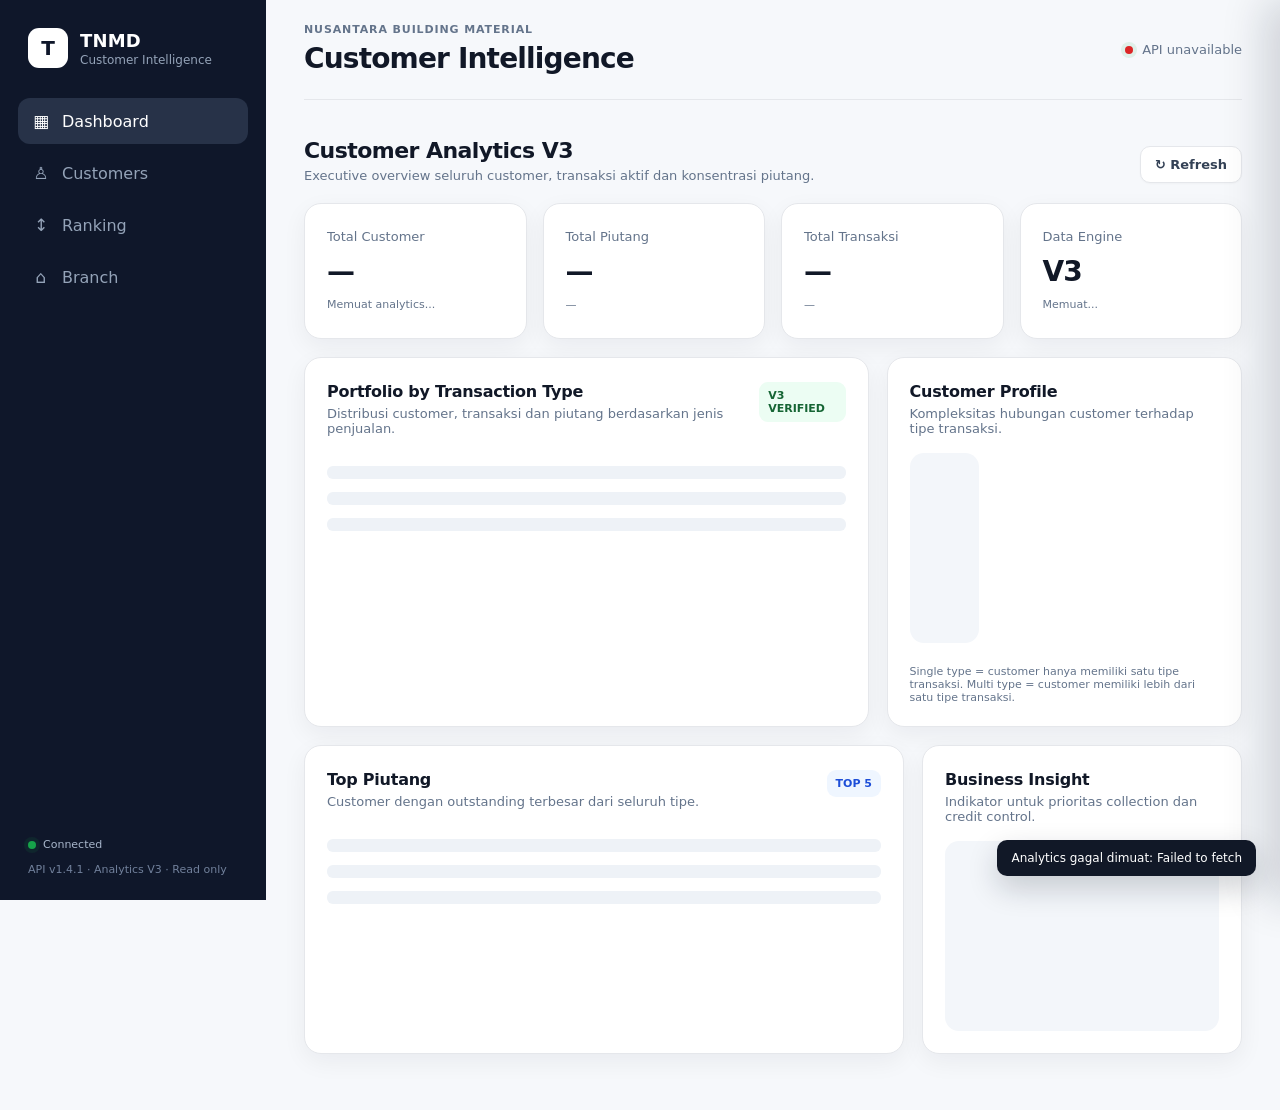
<file: index.html>
<!doctype html>
<html lang="id">
<head>
  <meta charset="utf-8">
  <meta name="viewport" content="width=device-width, initial-scale=1">
  <meta name="theme-color" content="#0f172a">
  <title>TNMD — Customer Intelligence V3</title>
  <meta name="description" content="TNMD Customer Intelligence V3 — analytics customer, piutang dan transaksi Nusantara Building Material.">
  <link rel="stylesheet" href="styles.css">
  <style>
    .analytics-grid{display:grid;grid-template-columns:1.35fr .85fr;gap:18px;margin-top:18px}
    .type-distribution{padding:0 22px 22px}.type-row{padding:14px 0;border-top:1px solid #edf0f4}.type-head,.type-foot{display:flex;justify-content:space-between;gap:12px;align-items:center}.type-head strong{font-size:13px}.type-head span,.type-foot span{font-size:11px;color:var(--muted)}.type-bar{height:9px;background:#e8edf3;border-radius:999px;overflow:hidden;margin:9px 0}.type-bar span{display:block;height:100%;background:var(--blue);border-radius:999px}.type-foot strong{font-size:12px}.profile-grid{display:grid;grid-template-columns:repeat(4,1fr);gap:10px;padding:0 22px 22px}.analytics-note{padding:0 22px 22px;color:var(--muted);font-size:11px}.v3-badge{font-size:11px;font-weight:800;color:#166534;background:#ecfdf3;padding:7px 9px;border-radius:9px}
    @media(max-width:900px){.analytics-grid{grid-template-columns:1fr}.profile-grid{grid-template-columns:repeat(2,1fr)}}
  </style>
</head>
<body>
<div id="app" class="app-shell">
  <aside class="sidebar" id="sidebar">
    <div class="brand"><div class="brand-mark">T</div><div><div class="brand-name">TNMD</div><div class="brand-subtitle">Customer Intelligence</div></div></div>
    <nav class="nav" aria-label="Navigasi utama">
      <button class="nav-item active" data-view="dashboard"><span class="nav-icon">▦</span><span>Dashboard</span></button>
      <button class="nav-item" data-view="customers"><span class="nav-icon">♙</span><span>Customers</span></button>
      <button class="nav-item" data-view="ranking"><span class="nav-icon">↕</span><span>Ranking</span></button>
      <button class="nav-item" data-view="branch"><span class="nav-icon">⌂</span><span>Branch</span></button>
    </nav>
    <div class="sidebar-footer"><div class="connection-mini"><span class="status-dot"></span><span>Connected</span></div><div>API v1.4.1 · Analytics V3 · Read only</div></div>
  </aside>
  <main class="main-content">
    <header class="topbar"><div><div class="eyebrow">NUSANTARA BUILDING MATERIAL</div><h1 id="page-title">Customer Intelligence</h1></div><div class="topbar-right"><div class="api-status" id="api-status"><span class="status-dot"></span><span>Live API</span></div><button class="icon-button mobile-menu" id="mobile-menu" aria-label="Buka menu">☰</button></div></header>

    <section class="view" id="dashboard-view">
      <div class="section-heading"><div><h2>Customer Analytics V3</h2><p>Executive overview seluruh customer, transaksi aktif dan konsentrasi piutang.</p></div><button class="button secondary" id="refresh-dashboard">↻ Refresh</button></div>
      <div class="kpi-grid">
        <article class="kpi-card"><span>Total Customer</span><strong id="kpi-customers">—</strong><small id="kpi-category">Memuat analytics...</small></article>
        <article class="kpi-card"><span>Total Piutang</span><strong id="kpi-piutang">—</strong><small id="kpi-piutang-full">—</small></article>
        <article class="kpi-card"><span>Total Transaksi</span><strong id="kpi-active">—</strong><small id="kpi-raw">—</small></article>
        <article class="kpi-card"><span>Data Engine</span><strong id="kpi-pages">V3</strong><small id="kpi-complete">Memuat...</small></article>
      </div>

      <div class="analytics-grid">
        <section class="panel"><div class="panel-heading"><div><h3>Portfolio by Transaction Type</h3><p>Distribusi customer, transaksi dan piutang berdasarkan jenis penjualan.</p></div><span class="v3-badge">V3 VERIFIED</span></div><div id="type-distribution" class="type-distribution"><div class="loading-line"></div><div class="loading-line"></div><div class="loading-line"></div></div></section>
        <section class="panel"><div class="panel-heading"><div><h3>Customer Profile</h3><p>Kompleksitas hubungan customer terhadap tipe transaksi.</p></div></div><div id="profile-metrics" class="profile-grid"><div class="loading-block"></div></div><div class="analytics-note">Single type = customer hanya memiliki satu tipe transaksi. Multi type = customer memiliki lebih dari satu tipe transaksi.</div></section>
      </div>

      <div class="insight-grid">
        <section class="panel top-debt-panel"><div class="panel-heading"><div><h3>Top Piutang</h3><p>Customer dengan outstanding terbesar dari seluruh tipe.</p></div><span class="badge">TOP 5</span></div><div id="top-debt-list" class="rank-list"><div class="loading-line"></div><div class="loading-line"></div><div class="loading-line"></div></div></section>
        <section class="panel insight-panel"><div class="panel-heading"><div><h3>Business Insight</h3><p>Indikator untuk prioritas collection dan credit control.</p></div></div><div id="business-insight" class="insight-content"><div class="loading-block"></div></div></section>
      </div>
    </section>

    <section class="view hidden" id="customers-view">
      <div class="section-heading"><div><h2>Customers</h2><p>Seluruh customer yang terdeteksi oleh web API.</p></div><button class="button secondary" id="refresh-customers">↻ Refresh</button></div>
      <section class="panel"><div class="toolbar"><label class="search-box"><span>⌕</span><input id="customer-search" type="search" placeholder="Cari customer..." autocomplete="off"></label><select id="customer-category" class="select"><option value="">Semua kategori</option><option value="CABANG">CABANG</option><option value="NON-CABANG">NON-CABANG</option></select><select id="customer-sort" class="select"><option value="piutang_desc">Piutang terbesar</option><option value="piutang_asc">Piutang terkecil</option><option value="active_desc">Transaksi terbesar</option><option value="name_asc">Nama A–Z</option></select></div><div id="customer-table" class="table-wrap"></div><div id="customer-pagination" class="pagination"></div></section>
    </section>

    <section class="view hidden" id="ranking-view"><div class="section-heading"><div><h2>Ranking</h2><p>Top customer berdasarkan piutang dari Customer Analytics V3.</p></div><button class="button secondary" id="refresh-ranking">↻ Refresh</button></div><section class="panel"><div id="ranking-table" class="table-wrap"></div></section></section>

    <section class="view hidden" id="branch-view"><div class="section-heading"><div><h2>Branch</h2><p>Ringkasan khusus customer kategori CABANG.</p></div><button class="button secondary" id="refresh-branch">↻ Refresh</button></div><div class="kpi-grid branch-kpis" id="branch-kpis"></div><section class="panel"><div id="branch-table" class="table-wrap"></div></section></section>
  </main>
</div>
<div class="drawer-backdrop hidden" id="drawer-backdrop"></div><aside class="customer-drawer" id="customer-drawer" aria-hidden="true"><div class="drawer-header"><div><div class="eyebrow">CUSTOMER DETAIL</div><h2 id="drawer-name">Customer</h2></div><button class="icon-button" id="drawer-close" aria-label="Tutup">×</button></div><div id="drawer-content" class="drawer-content"></div></aside>
<div class="toast hidden" id="toast"></div>
<script src="analytics-v3.js"></script>
</body>
</html>
</file>
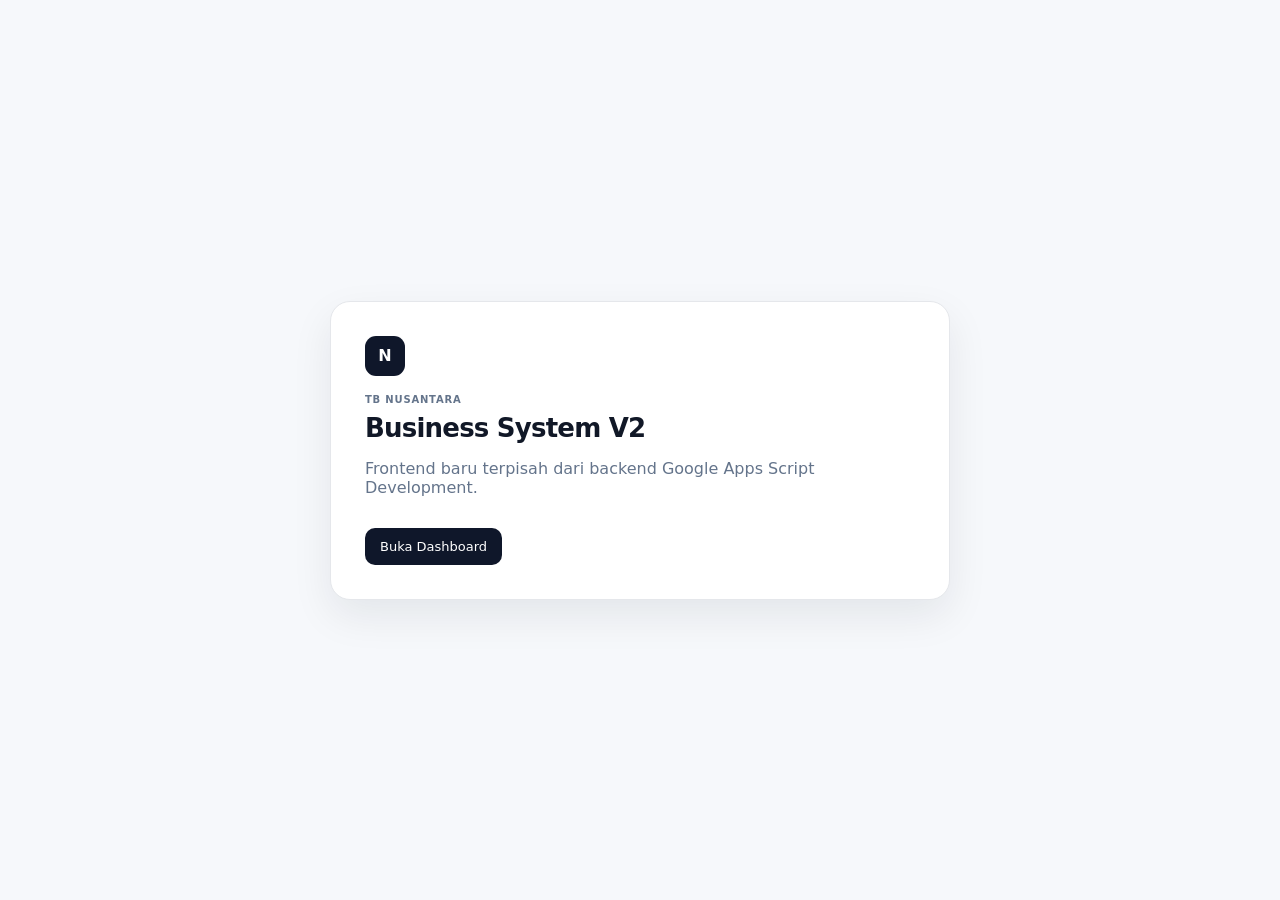
<file: frontend-v2/index.html>
<!doctype html><html lang="id"><head><meta charset="utf-8"><meta name="viewport" content="width=device-width,initial-scale=1"><title>TB Nusantara — Business System V2</title><link rel="stylesheet" href="./assets/css/app.css"></head><body><main class="entry"><div class="entry-card"><div class="brand-mark">N</div><p class="eyebrow">TB NUSANTARA</p><h1>Business System V2</h1><p class="muted">Frontend baru terpisah dari backend Google Apps Script Development.</p><a class="button" href="./pages/dashboard/">Buka Dashboard</a></div></main></body></html>
</file>
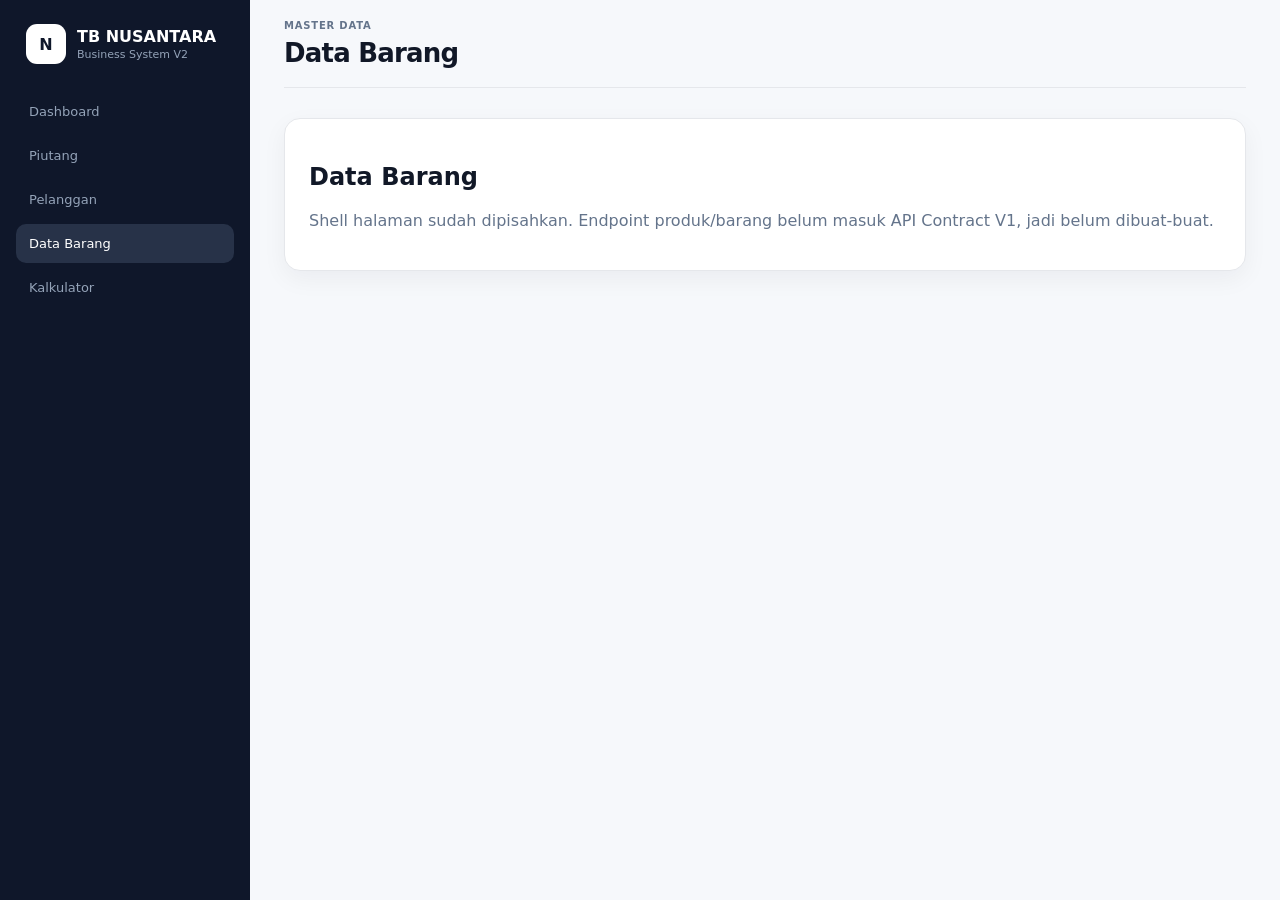
<file: frontend-v2/pages/barang/index.html>
<!doctype html><html lang="id"><head><meta charset="utf-8"><meta name="viewport" content="width=device-width,initial-scale=1"><title>Data Barang — TB Nusantara</title><link rel="stylesheet" href="../../assets/css/app.css"></head><body><div class="shell"><aside class="sidebar"><div class="brand"><div class="brand-mark">N</div><div><div class="brand-name">TB NUSANTARA</div><div class="brand-sub">Business System V2</div></div></div><nav class="nav"><a href="../dashboard/">Dashboard</a><a href="../piutang/">Piutang</a><a href="../pelanggan/">Pelanggan</a><a class="active" href="../barang/">Data Barang</a><a href="../kalkulator/">Kalkulator</a></nav></aside><main class="main"><header class="topbar"><div><p class="eyebrow">MASTER DATA</p><h1>Data Barang</h1></div></header><section class="content"><div class="card" style="padding:24px"><h2>Data Barang</h2><p class="muted">Shell halaman sudah dipisahkan. Endpoint produk/barang belum masuk API Contract V1, jadi belum dibuat-buat.</p></div></section></main></div></body></html>
</file>
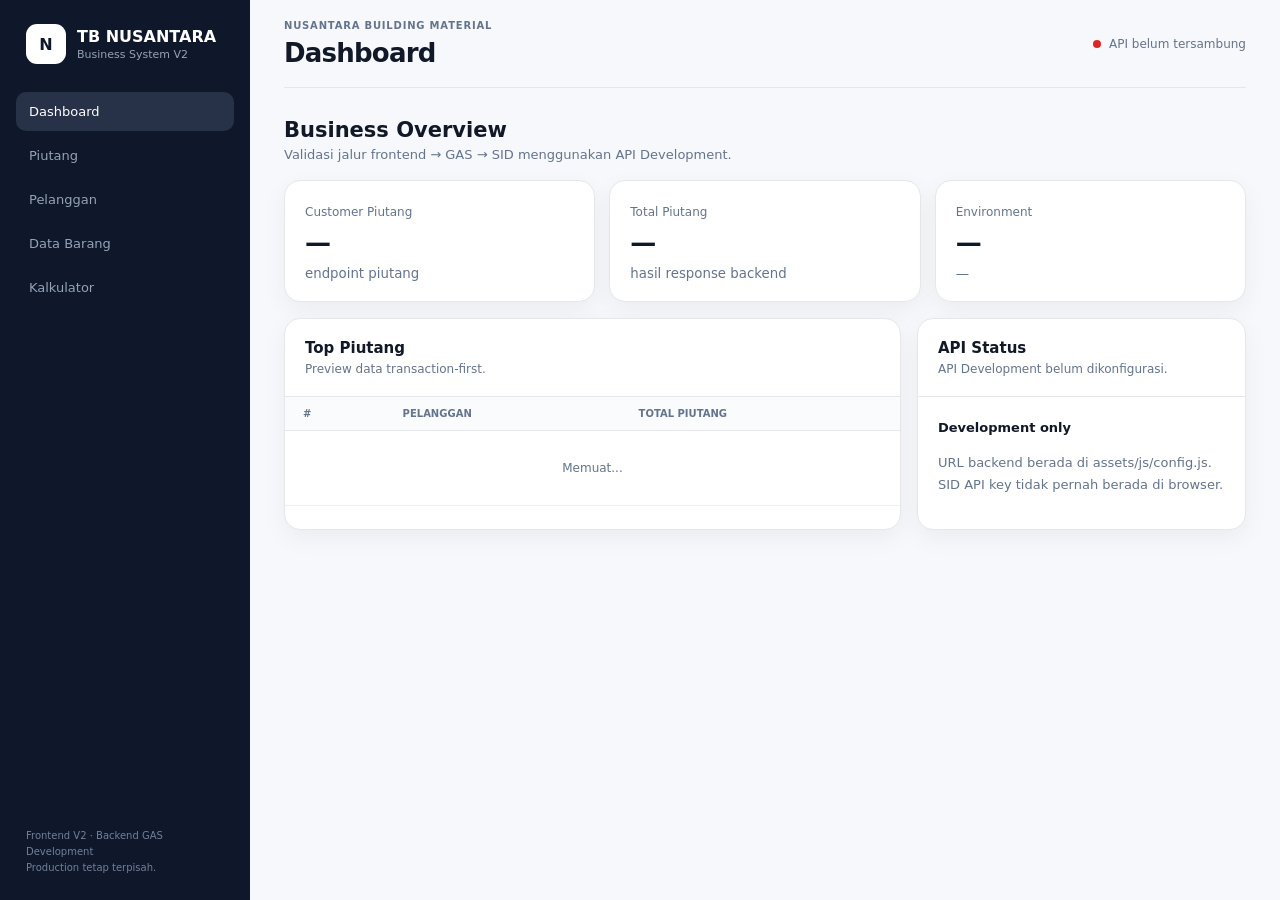
<file: frontend-v2/pages/dashboard/index.html>
<!doctype html><html lang="id"><head><meta charset="utf-8"><meta name="viewport" content="width=device-width,initial-scale=1"><title>Dashboard — TB Nusantara</title><link rel="stylesheet" href="../../assets/css/app.css"></head><body><div class="shell"><aside class="sidebar"><div class="brand"><div class="brand-mark">N</div><div><div class="brand-name">TB NUSANTARA</div><div class="brand-sub">Business System V2</div></div></div><nav class="nav"><a class="active" href="../dashboard/">Dashboard</a><a href="../piutang/">Piutang</a><a href="../pelanggan/">Pelanggan</a><a href="../barang/">Data Barang</a><a href="../kalkulator/">Kalkulator</a></nav><div class="sidebar-foot">Frontend V2 · Backend GAS Development<br>Production tetap terpisah.</div></aside><main class="main"><header class="topbar"><div><p class="eyebrow">NUSANTARA BUILDING MATERIAL</p><h1>Dashboard</h1></div><div id="connection-status" class="connection"><span class="status-dot"></span>Checking...</div></header><section class="content"><div class="heading"><div><h2>Business Overview</h2><p>Validasi jalur frontend → GAS → SID menggunakan API Development.</p></div></div><div class="kpis"><article class="card kpi"><span>Customer Piutang</span><strong id="kpi-customers">—</strong><small>endpoint piutang</small></article><article class="card kpi"><span>Total Piutang</span><strong id="kpi-piutang">—</strong><small>hasil response backend</small></article><article class="card kpi"><span>Environment</span><strong id="api-environment">—</strong><small id="api-time">—</small></article></div><div class="grid"><section class="card"><div class="panel-head"><h3>Top Piutang</h3><p>Preview data transaction-first.</p></div><div class="table-wrap"><table class="table"><thead><tr><th>#</th><th>Pelanggan</th><th class="number">Total Piutang</th></tr></thead><tbody id="top-piutang"><tr><td colspan="3" class="empty">Memuat...</td></tr></tbody></table></div></section><section class="card"><div class="panel-head"><h3>API Status</h3><p id="dashboard-status">Memeriksa koneksi...</p></div><div style="padding:20px;font-size:13px;line-height:1.7"><strong>Development only</strong><p class="muted">URL backend berada di assets/js/config.js. SID API key tidak pernah berada di browser.</p></div></section></div></section></main></div><script src="../../assets/js/config.js"></script><script src="../../assets/js/api.js"></script><script src="../../assets/js/app.js"></script></body></html>
</file>
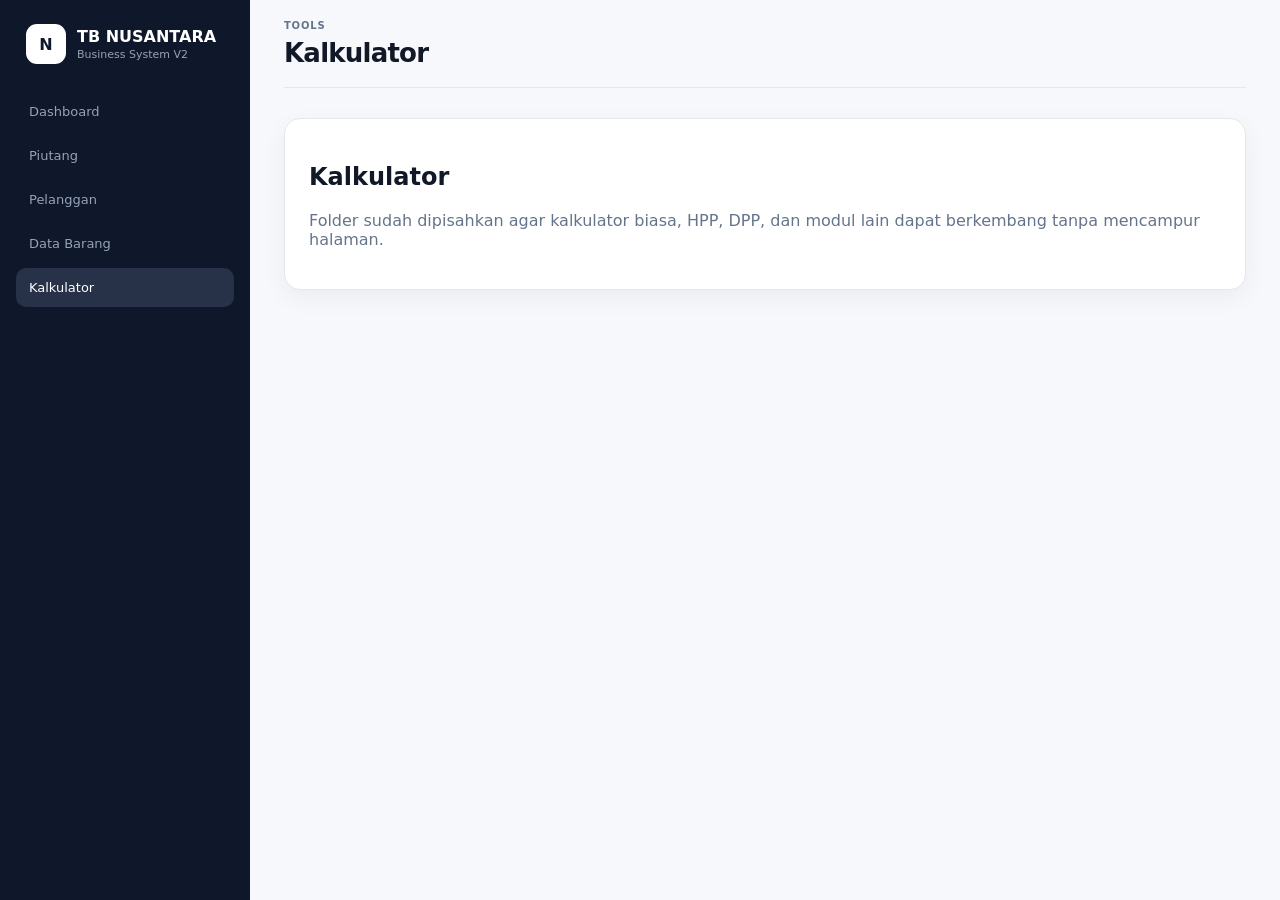
<file: frontend-v2/pages/kalkulator/index.html>
<!doctype html><html lang="id"><head><meta charset="utf-8"><meta name="viewport" content="width=device-width,initial-scale=1"><title>Kalkulator — TB Nusantara</title><link rel="stylesheet" href="../../assets/css/app.css"></head><body><div class="shell"><aside class="sidebar"><div class="brand"><div class="brand-mark">N</div><div><div class="brand-name">TB NUSANTARA</div><div class="brand-sub">Business System V2</div></div></div><nav class="nav"><a href="../dashboard/">Dashboard</a><a href="../piutang/">Piutang</a><a href="../pelanggan/">Pelanggan</a><a href="../barang/">Data Barang</a><a class="active" href="../kalkulator/">Kalkulator</a></nav></aside><main class="main"><header class="topbar"><div><p class="eyebrow">TOOLS</p><h1>Kalkulator</h1></div></header><section class="content"><div class="card" style="padding:24px"><h2>Kalkulator</h2><p class="muted">Folder sudah dipisahkan agar kalkulator biasa, HPP, DPP, dan modul lain dapat berkembang tanpa mencampur halaman.</p></div></section></main></div></body></html>
</file>
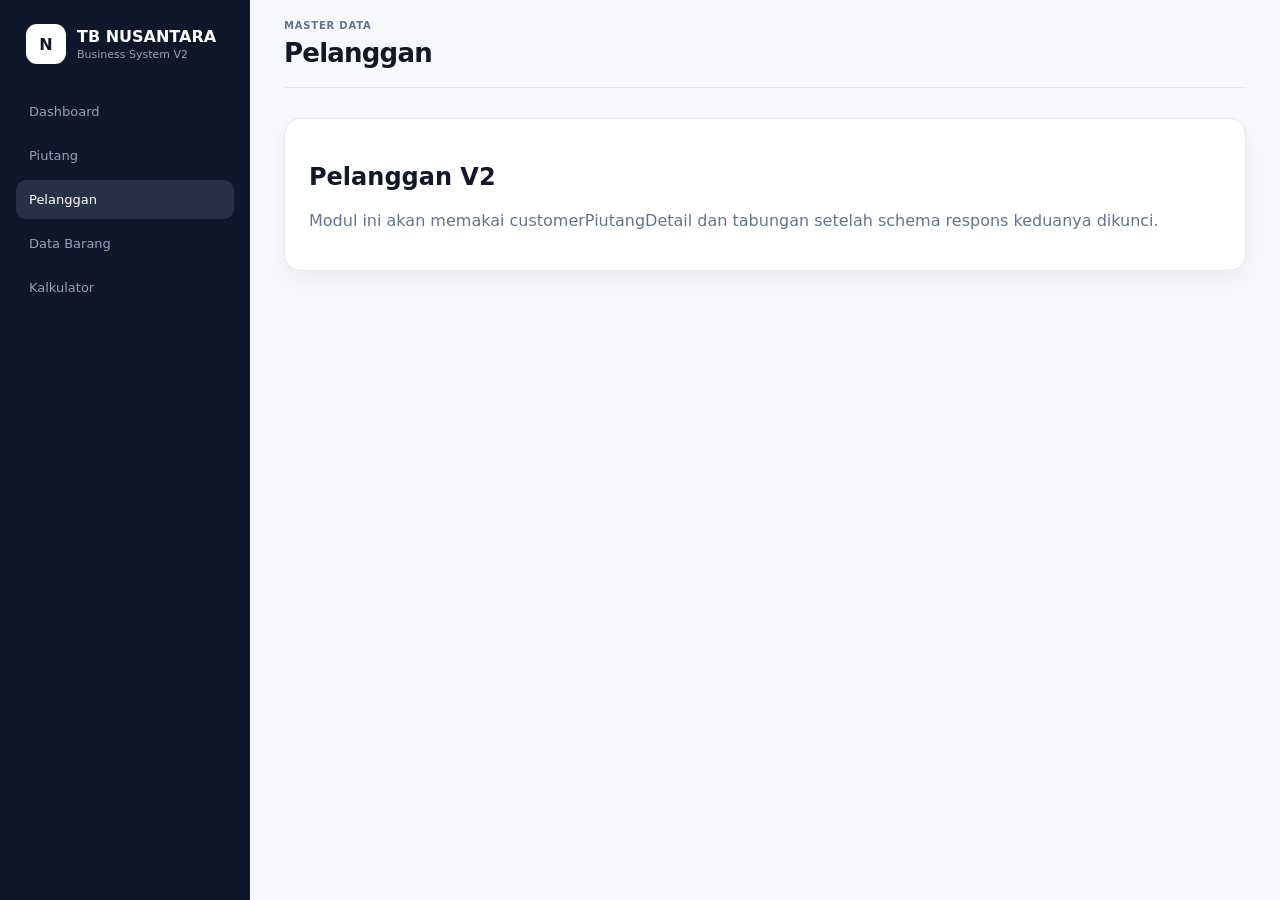
<file: frontend-v2/pages/pelanggan/index.html>
<!doctype html><html lang="id"><head><meta charset="utf-8"><meta name="viewport" content="width=device-width,initial-scale=1"><title>Pelanggan — TB Nusantara</title><link rel="stylesheet" href="../../assets/css/app.css"></head><body><div class="shell"><aside class="sidebar"><div class="brand"><div class="brand-mark">N</div><div><div class="brand-name">TB NUSANTARA</div><div class="brand-sub">Business System V2</div></div></div><nav class="nav"><a href="../dashboard/">Dashboard</a><a href="../piutang/">Piutang</a><a class="active" href="../pelanggan/">Pelanggan</a><a href="../barang/">Data Barang</a><a href="../kalkulator/">Kalkulator</a></nav></aside><main class="main"><header class="topbar"><div><p class="eyebrow">MASTER DATA</p><h1>Pelanggan</h1></div></header><section class="content"><div class="card" style="padding:24px"><h2>Pelanggan V2</h2><p class="muted">Modul ini akan memakai customerPiutangDetail dan tabungan setelah schema respons keduanya dikunci.</p></div></section></main></div></body></html>
</file>
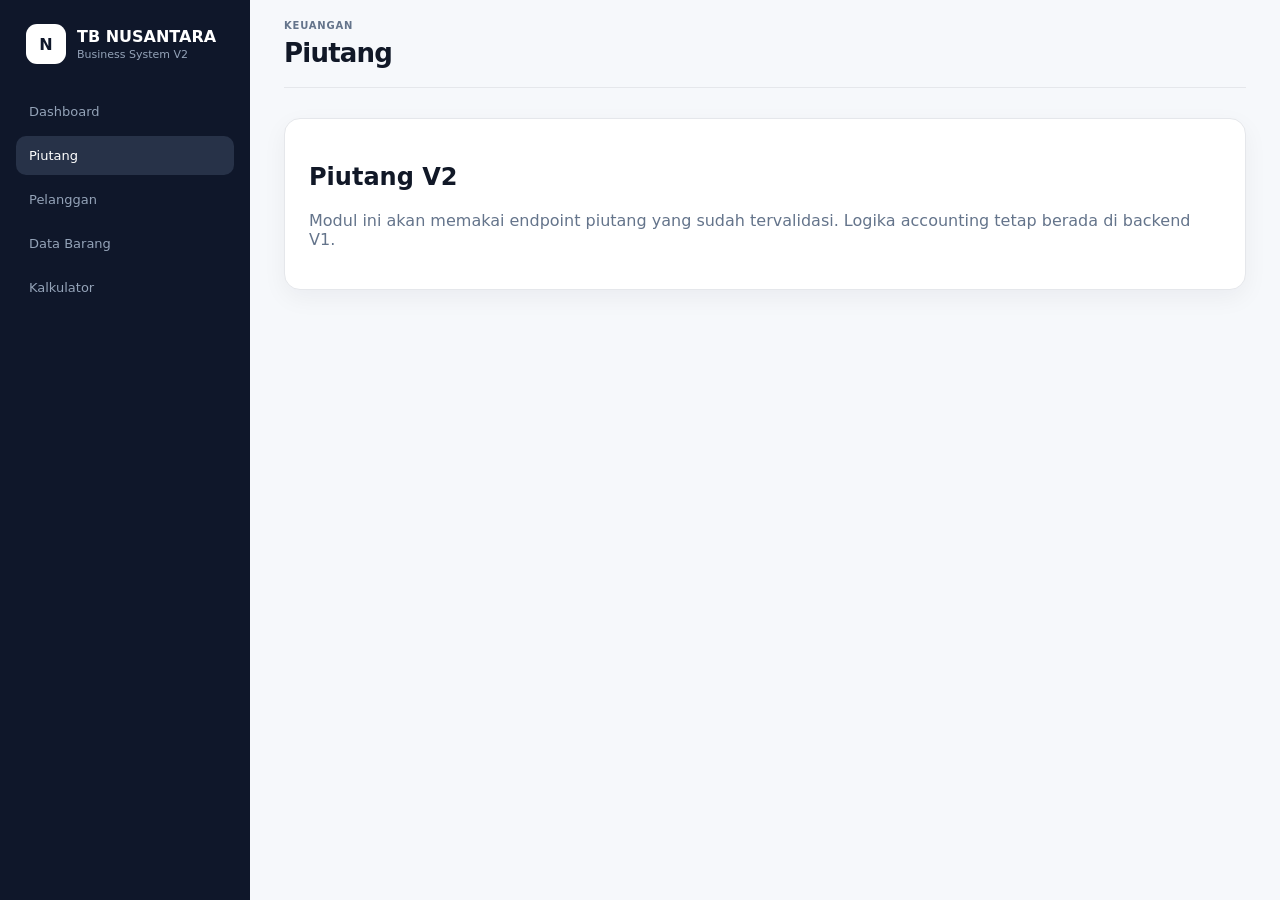
<file: frontend-v2/pages/piutang/index.html>
<!doctype html><html lang="id"><head><meta charset="utf-8"><meta name="viewport" content="width=device-width,initial-scale=1"><title>Piutang — TB Nusantara</title><link rel="stylesheet" href="../../assets/css/app.css"></head><body><div class="shell"><aside class="sidebar"><div class="brand"><div class="brand-mark">N</div><div><div class="brand-name">TB NUSANTARA</div><div class="brand-sub">Business System V2</div></div></div><nav class="nav"><a href="../dashboard/">Dashboard</a><a class="active" href="../piutang/">Piutang</a><a href="../pelanggan/">Pelanggan</a><a href="../barang/">Data Barang</a><a href="../kalkulator/">Kalkulator</a></nav></aside><main class="main"><header class="topbar"><div><p class="eyebrow">KEUANGAN</p><h1>Piutang</h1></div></header><section class="content"><div class="card" style="padding:24px"><h2>Piutang V2</h2><p class="muted">Modul ini akan memakai endpoint piutang yang sudah tervalidasi. Logika accounting tetap berada di backend V1.</p></div></section></main></div></body></html>
</file>
<file: styles.css>
:root{--navy:#0f172a;--navy-2:#172033;--ink:#111827;--muted:#64748b;--line:#e5e7eb;--surface:#fff;--bg:#f6f8fb;--blue:#2563eb;--blue-soft:#eff6ff;--green:#16a34a;--red:#dc2626;--amber:#d97706;--shadow:0 8px 24px rgba(15,23,42,.055);--radius:16px}*{box-sizing:border-box}html,body{margin:0;min-height:100%;font-family:Inter,ui-sans-serif,system-ui,-apple-system,BlinkMacSystemFont,"Segoe UI",sans-serif;color:var(--ink);background:var(--bg)}button,input,select{font:inherit}button{cursor:pointer}body{overflow-x:hidden}.app-shell{min-height:100vh;display:flex}.sidebar{position:fixed;inset:0 auto 0 0;width:266px;background:var(--navy);color:#fff;padding:28px 18px 20px;display:flex;flex-direction:column;z-index:30}.brand{display:flex;align-items:center;gap:12px;padding:0 10px 30px}.brand-mark{width:40px;height:40px;border-radius:11px;background:#fff;color:var(--navy);display:grid;place-items:center;font-weight:800;font-size:20px}.brand-name{font-size:18px;font-weight:800;letter-spacing:.01em}.brand-subtitle{font-size:12px;color:#94a3b8;margin-top:2px}.nav{display:grid;gap:6px}.nav-item{border:0;background:transparent;color:#94a3b8;text-align:left;padding:13px 14px;border-radius:12px;display:flex;align-items:center;gap:12px;transition:.18s}.nav-item:hover{background:#1a2438;color:#fff}.nav-item.active{background:#273248;color:#fff}.nav-icon{width:18px;text-align:center;font-size:17px}.sidebar-footer{margin-top:auto;color:#71809b;font-size:11px;line-height:1.8;padding:0 10px}.connection-mini{display:flex;align-items:center;gap:7px;color:#a8b6cb;margin-bottom:5px}.status-dot{display:inline-block;width:8px;height:8px;border-radius:50%;background:var(--green);box-shadow:0 0 0 4px rgba(22,163,74,.1)}.main-content{margin-left:266px;width:calc(100% - 266px);min-width:0;padding:0 38px 56px}.topbar{height:100px;border-bottom:1px solid var(--line);display:flex;align-items:center;justify-content:space-between}.eyebrow{font-size:11px;letter-spacing:.08em;color:#64748b;font-weight:700}.topbar h1{font-size:28px;line-height:1.15;margin:7px 0 0;letter-spacing:-.03em}.topbar-right{display:flex;align-items:center;gap:16px}.api-status{display:flex;align-items:center;gap:9px;color:#64748b;font-size:13px}.icon-button{border:1px solid var(--line);background:#fff;color:#334155;width:38px;height:38px;border-radius:10px;display:grid;place-items:center}.mobile-menu{display:none}.view{padding-top:38px}.hidden{display:none!important}.section-heading{display:flex;align-items:flex-end;justify-content:space-between;gap:20px;margin-bottom:20px}.section-heading h2{font-size:22px;margin:0 0 5px;letter-spacing:-.025em}.section-heading p,.panel-heading p{margin:0;color:var(--muted);font-size:13px}.button{border:0;border-radius:10px;padding:10px 14px;font-size:13px;font-weight:650;white-space:nowrap}.button.secondary{background:#fff;border:1px solid var(--line);color:#334155;box-shadow:0 1px 2px rgba(15,23,42,.03)}.button.secondary:hover{border-color:#cbd5e1;background:#f8fafc}.kpi-grid{display:grid;grid-template-columns:repeat(4,minmax(0,1fr));gap:16px}.kpi-card{background:var(--surface);border:1px solid var(--line);border-radius:17px;padding:25px 22px 20px;box-shadow:var(--shadow);min-height:136px}.kpi-card>span{display:block;color:#64748b;font-size:13px;margin-bottom:13px}.kpi-card strong{display:block;font-size:28px;line-height:1.1;letter-spacing:-.035em}.kpi-card small{display:block;color:#64748b;font-size:11px;margin-top:10px}.insight-grid{display:grid;grid-template-columns:minmax(0,1.6fr) minmax(320px,.85fr);gap:18px;margin-top:18px}.panel{background:var(--surface);border:1px solid var(--line);border-radius:17px;box-shadow:var(--shadow);overflow:hidden}.panel-heading{padding:24px 22px 17px;display:flex;justify-content:space-between;align-items:flex-start;gap:15px}.panel-heading h3{margin:0 0 5px;font-size:16px;letter-spacing:-.015em}.badge{font-size:11px;font-weight:750;color:#1d4ed8;background:var(--blue-soft);padding:7px 9px;border-radius:9px}.rank-list{padding:0 22px 12px}.rank-row{display:grid;grid-template-columns:34px minmax(0,1fr) auto;align-items:center;gap:12px;min-height:69px;border-top:1px solid #edf0f4}.rank-number{width:29px;height:29px;border-radius:9px;background:#f1f5f9;display:grid;place-items:center;font-size:12px;font-weight:750;color:#334155}.rank-main{min-width:0}.rank-name{font-weight:750;font-size:14px;white-space:nowrap;overflow:hidden;text-overflow:ellipsis}.rank-meta{font-size:11px;color:#64748b;margin-top:4px}.rank-value{text-align:right}.rank-value strong{font-size:14px}.rank-value small{display:block;color:#64748b;font-size:10px;margin-top:3px}.insight-content{padding:0 22px 22px}.insight-card{border:1px solid var(--line);border-radius:14px;padding:20px;background:#fbfcfe}.insight-label{font-size:12px;color:#64748b;font-weight:700;text-transform:uppercase;letter-spacing:.05em}.insight-title{font-size:16px;font-weight:800;margin-top:8px}.insight-copy{font-size:12px;line-height:1.55;color:#64748b;margin:7px 0 15px}.progress{height:8px;background:#e2e8f0;border-radius:999px;overflow:hidden}.progress>span{display:block;height:100%;background:var(--blue);border-radius:inherit}.insight-stat{display:flex;justify-content:space-between;gap:10px;font-size:11px;color:#64748b;margin-top:8px}.insight-metrics{display:grid;grid-template-columns:1fr 1fr;gap:10px;margin-top:12px}.mini-metric{border:1px solid var(--line);border-radius:12px;padding:12px}.mini-metric span{display:block;font-size:10px;color:#64748b}.mini-metric strong{display:block;font-size:15px;margin-top:4px}.risk{display:inline-flex;align-items:center;gap:6px;font-weight:750;color:var(--red)}.risk .status-dot{background:var(--red);box-shadow:0 0 0 4px rgba(220,38,38,.09)}.customer-preview{margin-top:18px}.table-wrap{width:100%;overflow-x:auto}.data-table{width:100%;border-collapse:collapse;min-width:650px}.data-table th{font-size:11px;text-transform:uppercase;letter-spacing:.045em;color:#64748b;text-align:left;font-weight:700;background:#fafbfc;border-top:1px solid var(--line);border-bottom:1px solid var(--line);padding:12px 20px;white-space:nowrap}.data-table td{padding:14px 20px;border-bottom:1px solid #eef1f4;font-size:13px;white-space:nowrap}.data-table tbody tr:last-child td{border-bottom:0}.data-table tbody tr:hover{background:#fbfdff}.customer-link{border:0;background:transparent;padding:0;color:#0f172a;font-weight:750;text-align:left}.customer-link:hover{color:var(--blue)}.number{text-align:right}.status-pill{display:inline-flex;padding:5px 8px;border-radius:8px;font-size:10px;font-weight:750;background:#ecfdf3;color:#15803d}.toolbar{display:flex;align-items:center;gap:10px;padding:18px 20px;border-bottom:1px solid var(--line);flex-wrap:wrap}.search-box{height:40px;border:1px solid var(--line);background:#fff;border-radius:10px;display:flex;align-items:center;gap:8px;padding:0 11px;min-width:260px;flex:1}.search-box span{color:#94a3b8;font-size:19px}.search-box input{border:0;outline:0;width:100%;background:transparent;font-size:13px;color:var(--ink)}.select{height:40px;border:1px solid var(--line);background:#fff;border-radius:10px;padding:0 11px;color:#334155;font-size:12px;min-width:150px;outline:0}.pagination{display:flex;justify-content:space-between;align-items:center;gap:10px;padding:16px 20px;border-top:1px solid var(--line);font-size:12px;color:#64748b}.pagination-actions{display:flex;gap:7px}.page-button{border:1px solid var(--line);background:#fff;border-radius:8px;padding:7px 10px;color:#334155}.page-button:disabled{opacity:.45;cursor:not-allowed}.branch-kpis{margin-bottom:18px}.rank-table-number{font-weight:800;color:#64748b}.drawer-backdrop{position:fixed;inset:0;background:rgba(15,23,42,.35);z-index:50}.customer-drawer{position:fixed;z-index:51;top:0;right:0;height:100vh;width:min(440px,92vw);background:#fff;box-shadow:-16px 0 40px rgba(15,23,42,.16);transform:translateX(100%);transition:transform .22s ease;display:flex;flex-direction:column}.customer-drawer.open{transform:translateX(0)}.drawer-header{padding:25px 24px 20px;border-bottom:1px solid var(--line);display:flex;justify-content:space-between;gap:15px}.drawer-header h2{font-size:24px;margin:7px 0 0;letter-spacing:-.03em}.drawer-content{padding:20px 24px;overflow:auto}.detail-kpi{border:1px solid var(--line);border-radius:14px;padding:18px;margin-bottom:12px}.detail-kpi span{font-size:11px;color:#64748b}.detail-kpi strong{display:block;font-size:24px;margin-top:6px}.detail-grid{display:grid;grid-template-columns:1fr 1fr;gap:10px}.integrity{margin-top:16px;border:1px solid var(--line);border-radius:14px;padding:16px}.integrity h4{margin:0 0 10px;font-size:13px}.check{font-size:12px;color:#166534;margin:8px 0}.check::before{content:"✓";display:inline-grid;place-items:center;width:19px;height:19px;border-radius:6px;background:#ecfdf3;margin-right:8px;font-weight:800}.loading-line{height:13px;background:#eef2f7;border-radius:6px;margin:13px 0}.loading-block{height:190px;background:#f3f6fa;border-radius:14px}.empty{padding:38px 20px;text-align:center;color:#64748b;font-size:13px}.toast{position:fixed;right:24px;bottom:24px;z-index:80;background:#111827;color:#fff;padding:11px 14px;border-radius:10px;font-size:12px;box-shadow:0 12px 30px rgba(15,23,42,.2)}@media(max-width:1050px){.sidebar{width:220px}.main-content{margin-left:220px;width:calc(100% - 220px);padding-left:26px;padding-right:26px}.kpi-grid{grid-template-columns:repeat(2,1fr)}.insight-grid{grid-template-columns:1fr}}@media(max-width:720px){.sidebar{transform:translateX(-100%);transition:transform .2s}.sidebar.open{transform:translateX(0)}.main-content{margin-left:0;width:100%;padding:0 16px 40px}.topbar{height:84px}.topbar h1{font-size:22px}.mobile-menu{display:grid}.view{padding-top:26px}.section-heading{align-items:flex-start}.section-heading .button{display:none}.kpi-grid{grid-template-columns:1fr 1fr;gap:10px}.kpi-card{padding:17px 15px;min-height:118px}.kpi-card strong{font-size:23px}.insight-grid{gap:10px;margin-top:10px}.panel-heading{padding:18px 16px 13px}.rank-list{padding:0 16px 10px}.customer-preview{margin-top:10px}.toolbar{padding:14px;display:grid;grid-template-columns:1fr 1fr}.search-box{grid-column:1/-1;min-width:0}.select{min-width:0;width:100%}.pagination{padding:14px;align-items:flex-start;flex-direction:column}.data-table th,.data-table td{padding-left:14px;padding-right:14px}.insight-metrics{grid-template-columns:1fr 1fr}}@media(max-width:440px){.kpi-grid{grid-template-columns:1fr 1fr}.kpi-card strong{font-size:21px}.topbar .eyebrow{font-size:9px}.topbar h1{font-size:20px}.api-status{font-size:11px}.detail-grid{grid-template-columns:1fr}}
</file>
<file: frontend-v2/assets/css/app.css>
:root{--navy:#0f172a;--ink:#111827;--muted:#64748b;--line:#e5e7eb;--surface:#fff;--bg:#f6f8fb;--blue:#2563eb;--green:#16a34a;--red:#dc2626;--amber:#d97706;--radius:16px}*{box-sizing:border-box}html,body{margin:0;min-height:100%;font-family:Inter,ui-sans-serif,system-ui,-apple-system,"Segoe UI",sans-serif;color:var(--ink);background:var(--bg)}body{overflow-x:hidden}a{text-decoration:none;color:inherit}button,input,select{font:inherit}.shell{min-height:100vh;display:flex}.sidebar{position:fixed;inset:0 auto 0 0;width:250px;background:var(--navy);color:#fff;padding:24px 16px;display:flex;flex-direction:column;z-index:10}.brand{display:flex;align-items:center;gap:11px;padding:0 10px 28px}.brand-mark{width:40px;height:40px;border-radius:11px;background:#fff;color:var(--navy);display:grid;place-items:center;font-weight:900}.brand-name{font-weight:800}.brand-sub{font-size:11px;color:#94a3b8;margin-top:2px}.nav{display:grid;gap:5px}.nav a{padding:12px 13px;border-radius:10px;color:#94a3b8;font-size:13px}.nav a:hover,.nav a.active{background:#273248;color:#fff}.sidebar-foot{margin-top:auto;color:#71809b;font-size:10px;line-height:1.6;padding:0 10px}.main{margin-left:250px;width:calc(100% - 250px);padding:0 34px 50px}.topbar{height:88px;border-bottom:1px solid var(--line);display:flex;align-items:center;justify-content:space-between}.eyebrow{font-size:10px;letter-spacing:.08em;color:var(--muted);font-weight:800;margin:0}h1{font-size:26px;letter-spacing:-.03em;margin:7px 0 0}.muted{color:var(--muted)}.connection{font-size:12px;color:var(--muted);display:flex;align-items:center;gap:8px}.status-dot{width:8px;height:8px;border-radius:50%;display:inline-block;background:var(--amber)}.connection.online .status-dot{background:var(--green)}.connection.offline .status-dot{background:var(--red)}.content{padding-top:30px}.heading{display:flex;justify-content:space-between;align-items:flex-end;margin-bottom:18px}.heading h2{margin:0;font-size:21px}.heading p{margin:5px 0 0;font-size:13px;color:var(--muted)}.kpis{display:grid;grid-template-columns:repeat(3,1fr);gap:14px}.card{background:var(--surface);border:1px solid var(--line);border-radius:var(--radius);box-shadow:0 8px 24px rgba(15,23,42,.05)}.kpi{padding:20px}.kpi span{font-size:12px;color:var(--muted)}.kpi strong{display:block;font-size:26px;margin-top:8px}.kpi small{display:block;margin-top:8px;color:var(--muted)}.grid{display:grid;grid-template-columns:1.5fr .8fr;gap:16px;margin-top:16px}.panel-head{padding:20px;border-bottom:1px solid var(--line)}.panel-head h3{margin:0;font-size:15px}.panel-head p{margin:5px 0 0;font-size:12px;color:var(--muted)}.table-wrap{overflow:auto}.table{width:100%;border-collapse:collapse}.table th{font-size:10px;text-transform:uppercase;color:var(--muted);background:#fafbfc;text-align:left;padding:11px 18px;border-bottom:1px solid var(--line)}.table td{padding:13px 18px;border-bottom:1px solid #eef1f4;font-size:12px}.table td small{display:block;color:var(--muted);margin-top:3px}.number{text-align:right}.empty{text-align:center;color:var(--muted);padding:30px!important}.entry{min-height:100vh;display:grid;place-items:center;padding:20px}.entry-card{max-width:620px;background:#fff;border:1px solid var(--line);border-radius:20px;padding:34px;box-shadow:0 16px 40px rgba(15,23,42,.08)}.entry-card h1{margin:8px 0}.entry-card .brand-mark{background:var(--navy);color:#fff;margin-bottom:18px}.button{display:inline-block;background:var(--navy);color:#fff;border-radius:10px;padding:11px 15px;font-size:13px;margin-top:15px}@media(max-width:850px){.sidebar{width:210px}.main{margin-left:210px;width:calc(100% - 210px);padding:0 20px}.grid{grid-template-columns:1fr}}@media(max-width:680px){.sidebar{position:static;width:100%;height:auto}.shell{display:block}.main{margin:0;width:100%;padding:0 15px 40px}.sidebar-foot{display:none}.nav{grid-template-columns:repeat(5,1fr)}.nav a{text-align:center;font-size:10px}.topbar{height:76px}.topbar h1{font-size:21px}.kpis{grid-template-columns:1fr}.grid{margin-top:12px}}
</file>
